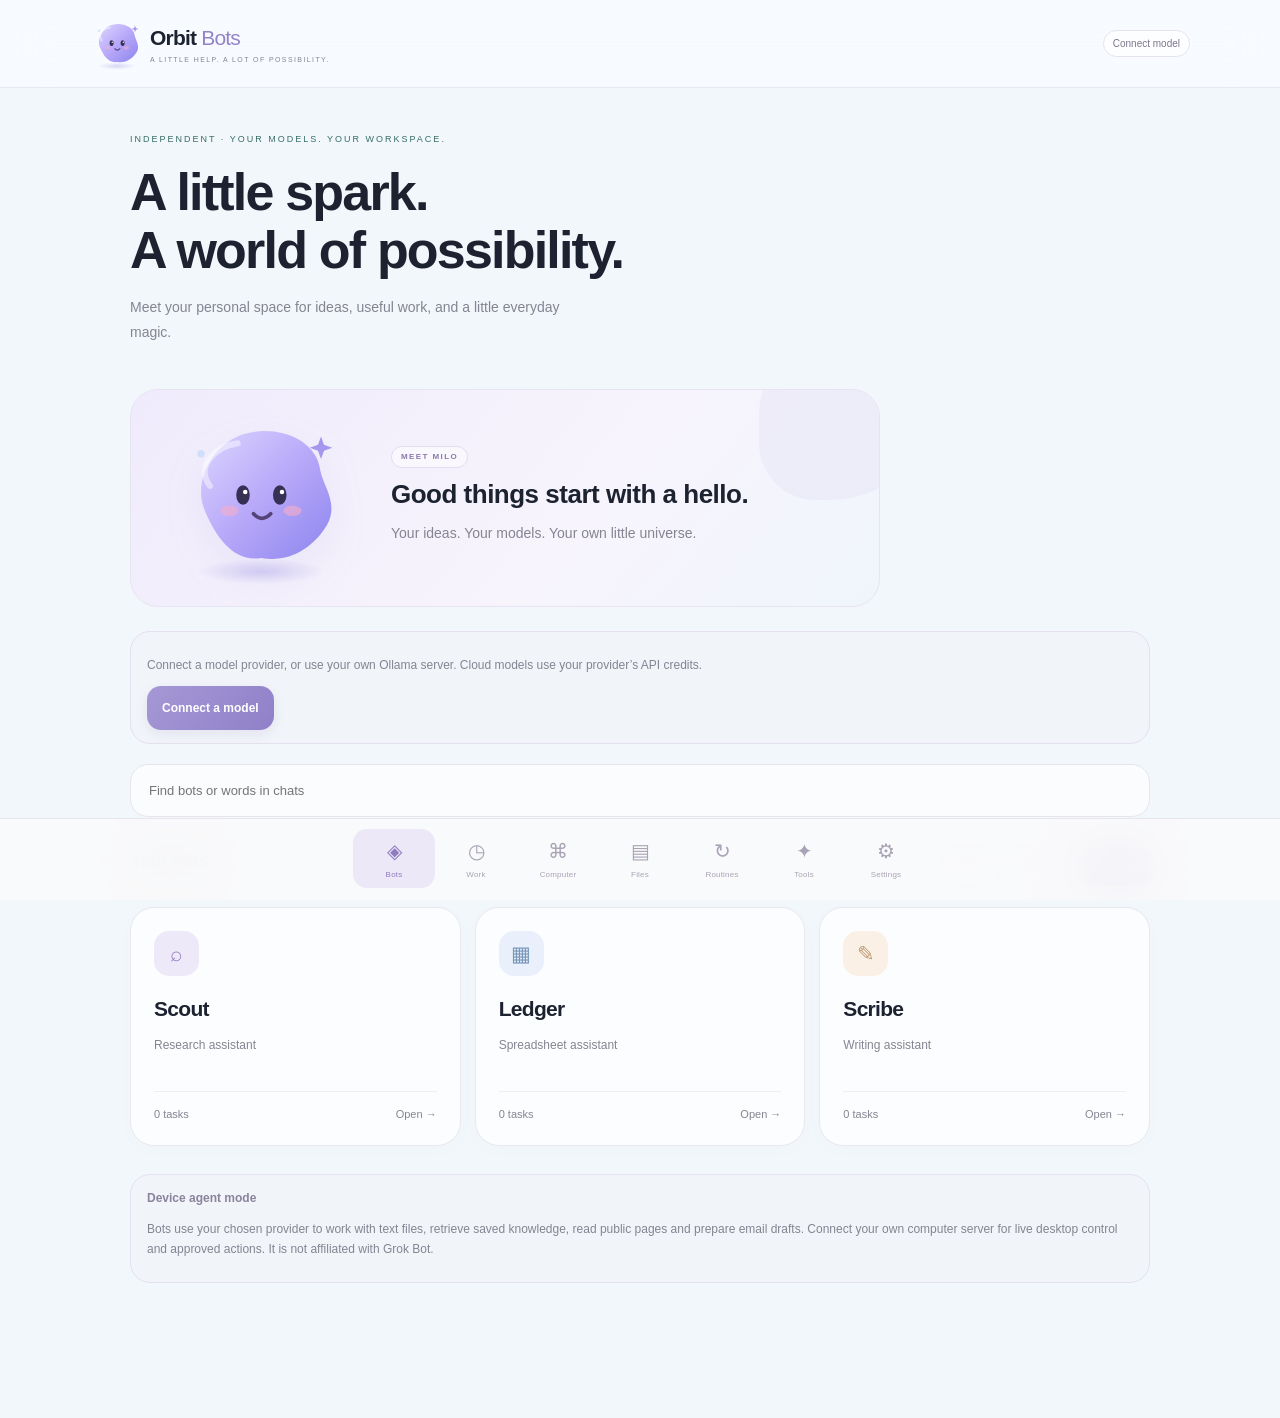
<file: assets/index.html>
<!doctype html><html lang="en"><head><meta charset="utf-8"><meta name="viewport" content="width=device-width,initial-scale=1,viewport-fit=cover"><meta name="color-scheme" content="dark light"><meta http-equiv="Content-Security-Policy" content="default-src 'self' data:; script-src 'self'; style-src 'self'; img-src 'self' data:; connect-src 'none'; object-src 'none'; base-uri 'none'; form-action 'none'"><title>Orbit Bots</title><link rel="stylesheet" href="app.css"></head><body><header><button id="back" class="icon" aria-label="Back" hidden>‹</button><div class="brand"><img class="logo" src="art/milo.svg" alt="Milo, Orbit companion"><span>Orbit <b>Bots</b><small>A LITTLE HELP. A LOT OF POSSIBILITY.</small></span></div><span id="connection" class="badge">Key needed</span></header><main id="view"></main><nav id="nav" aria-label="Main navigation"><button data-tab="bots" class="selected">◈<span>Bots</span></button><button data-tab="work">◷<span>Work</span></button><button data-tab="computer">⌘<span>Computer</span></button><button data-tab="files">▤<span>Files</span></button><button data-tab="routines">↻<span>Routines</span></button><button data-tab="tools">✦<span>Tools</span></button><button data-tab="settings">⚙<span>Settings</span></button></nav><div id="toast" role="status" hidden></div><dialog id="modal"><div id="modal-content"></div><button id="close-modal" class="secondary">Close</button></dialog><script src="app.js"></script></body></html>
</file>
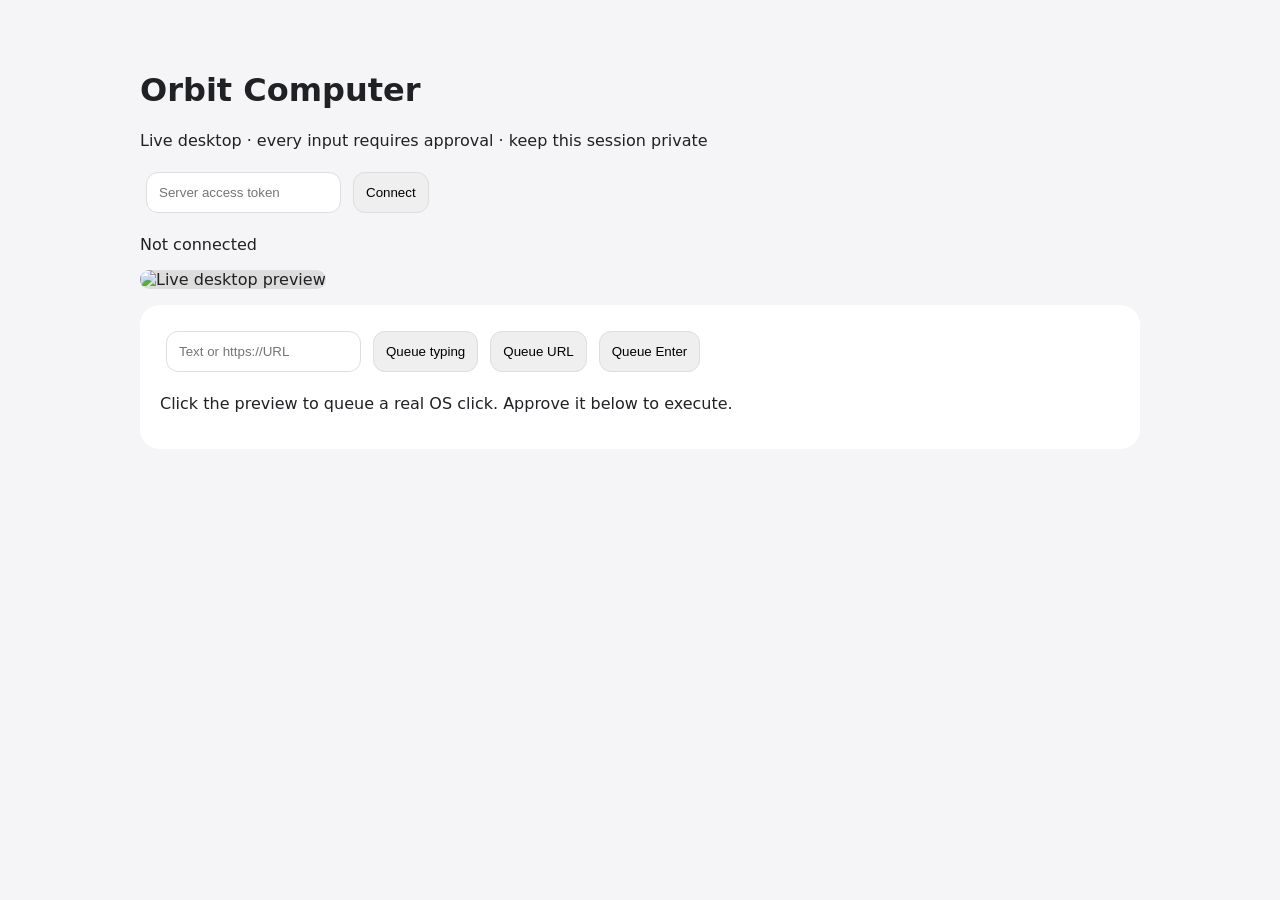
<file: computer/preview.html>
<!doctype html><html lang="en"><meta charset="utf-8"><meta name="viewport" content="width=device-width"><title>Orbit Computer</title><style>body{margin:30px auto;max-width:1000px;padding:20px;background:#f5f5f7;color:#202124;font:16px system-ui}button,input{padding:12px;border:1px solid #ddd;border-radius:12px;margin:6px}img{width:100%;border-radius:20px;background:#ddd}pre{white-space:pre-wrap;overflow-wrap:anywhere}.card{background:white;border-radius:20px;padding:20px;margin:16px 0}</style><h1>Orbit Computer</h1><p>Live desktop · every input requires approval · keep this session private</p><input id="token" type="password" placeholder="Server access token"><button id="connect">Connect</button><p id="status">Not connected</p><img id="screen" alt="Live desktop preview"><div class="card"><input id="text" placeholder="Text or https://URL"><button id="type">Queue typing</button><button id="url">Queue URL</button><button id="enter">Queue Enter</button><p>Click the preview to queue a real OS click. Approve it below to execute.</p></div><div id="actions"></div><script>
let token='',busy=false,connected=false;const $=id=>document.getElementById(id);async function api(path,method='GET',body){const r=await fetch(path,{method,headers:{Authorization:'Bearer '+token,...(body?{'Content-Type':'application/json'}:{})},body:body?JSON.stringify(body):undefined});if(!r.ok)throw Error('HTTP '+r.status);return r;}async function queue(a){try{await api('/actions','POST',a);await refresh();}catch(e){$('status').textContent=e.message;}}
$('connect').onclick=async()=>{token=$('token').value;$('token').value='';try{const s=await(await api('/status')).json();connected=true;$('status').textContent=s.ready?'Desktop connected':'Desktop not ready';await refresh();}catch(e){$('status').textContent=e.message;}};$('type').onclick=()=>queue({kind:'type',text:$('text').value});$('url').onclick=()=>queue({kind:'open_url',text:$('text').value});$('enter').onclick=()=>queue({kind:'key',text:'Return'});$('screen').onclick=e=>{const r=e.target.getBoundingClientRect();queue({kind:'click',x:Math.min(1279,Math.floor((e.clientX-r.left)*1280/r.width)),y:Math.min(799,Math.floor((e.clientY-r.top)*800/r.height))});};async function refresh(){if(busy||!connected||document.hidden)return;busy=true;try{const blob=await(await api('/screen')).blob(),old=$('screen').src;$('screen').src=URL.createObjectURL(blob);if(old.startsWith('blob:'))URL.revokeObjectURL(old);const data=await(await api('/actions')).json();$('actions').replaceChildren();for(const a of data.actions.filter(a=>a.status==='pending')){const c=document.createElement('div');c.className='card';const p=document.createElement('pre');p.textContent=JSON.stringify(a.payload,null,2);c.append(p);for(const yes of [true,false]){const b=document.createElement('button');b.textContent=yes?'Approve once':'Reject';b.onclick=async()=>{b.disabled=true;try{await api('/actions/'+a.id+'/review','POST',{approved:yes});}finally{await refresh();}};c.append(b);}$('actions').append(c);}}catch(e){$('status').textContent=e.message;}finally{busy=false;}}setInterval(refresh,1200);
</script></html>
</file>
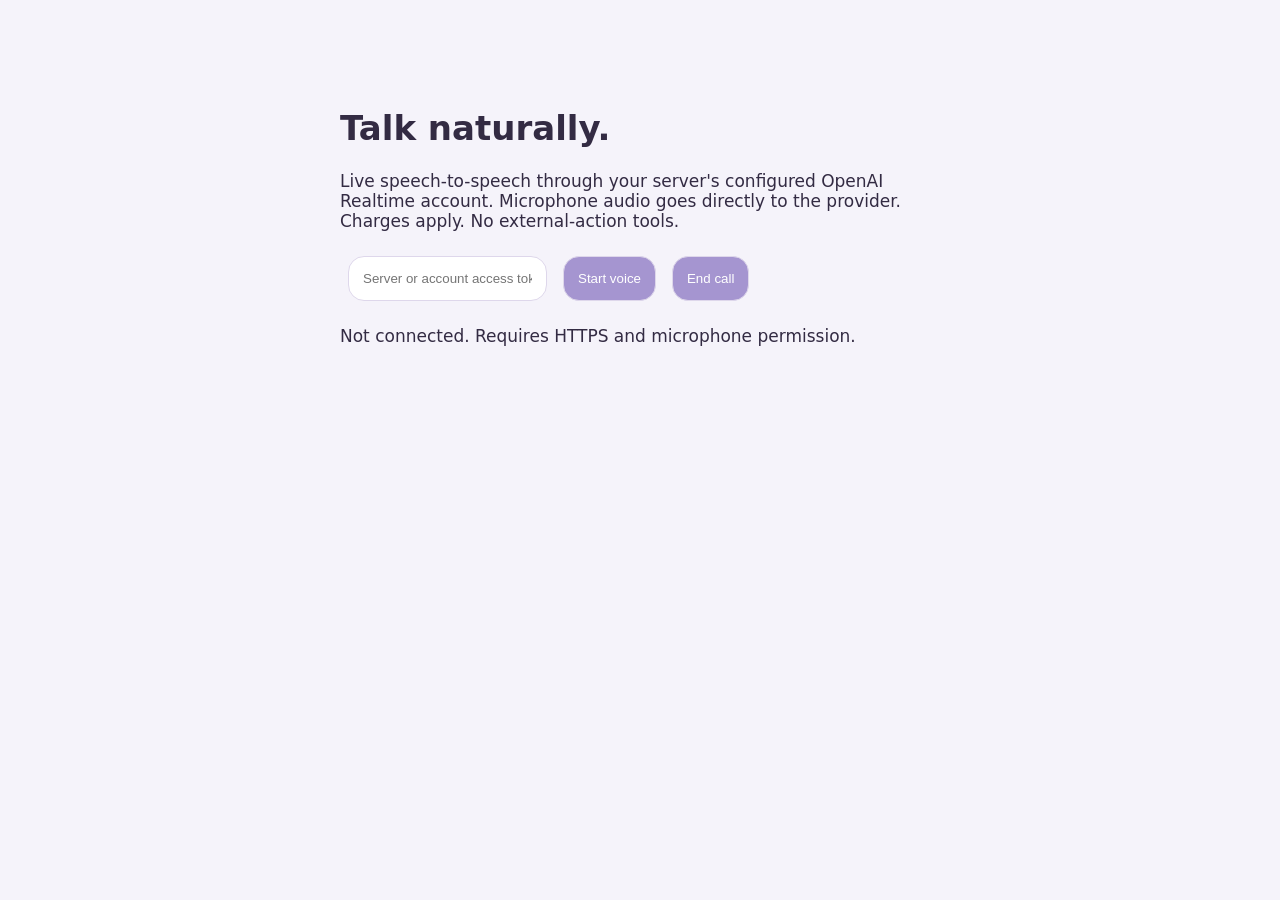
<file: computer/voice.html>
<!doctype html><html lang="en"><meta charset="utf-8"><meta name="viewport" content="width=device-width"><title>Orbit voice</title><style>body{font:17px system-ui;max-width:600px;margin:60px auto;padding:25px;background:#f5f3fa;color:#332b43}button,input{padding:14px;border-radius:16px;border:1px solid #ded7eb;margin:8px}button{background:#a595d0;color:white}#status{white-space:pre-wrap}</style><h1>Talk naturally.</h1><p>Live speech-to-speech through your server's configured OpenAI Realtime account. Microphone audio goes directly to the provider. Charges apply. No external-action tools.</p><input id="token" type="password" placeholder="Server or account access token"><button id="start">Start voice</button><button id="stop">End call</button><p id="status">Not connected. Requires HTTPS and microphone permission.</p><audio id="audio" autoplay></audio><script>
let peer,stream,timer;const $=id=>document.getElementById(id);function stop(){clearTimeout(timer);if(peer)peer.close();if(stream)stream.getTracks().forEach(t=>t.stop());peer=null;stream=null;$('audio').srcObject=null;$('status').textContent='Call ended';}$('stop').onclick=stop;$('start').onclick=async()=>{stop();const token=$('token').value;$('token').value='';try{stream=await navigator.mediaDevices.getUserMedia({audio:{echoCancellation:true,noiseSuppression:true}});peer=new RTCPeerConnection();peer.ontrack=e=>{$('audio').srcObject=e.streams[0];$('audio').play().catch(()=>{});};for(const track of stream.getTracks())peer.addTrack(track,stream);peer.createDataChannel('oai-events');const offer=await peer.createOffer();await peer.setLocalDescription(offer);const r=await fetch('/voice/offer',{method:'POST',headers:{Authorization:'Bearer '+token,'Content-Type':'application/json'},body:JSON.stringify({sdp:offer.sdp})});if(!r.ok)throw Error('Voice setup HTTP '+r.status);await peer.setRemoteDescription({type:'answer',sdp:(await r.json()).sdp});$('status').textContent='Live voice connected. This page ends the call after five minutes.';timer=setTimeout(stop,300000);}catch(e){stop();$('status').textContent=e.message;}};window.addEventListener('pagehide',stop);
</script></html>
</file>
<file: assets/app.css>
:root{color-scheme:dark;--bg:#0d1016;--panel:#171d27;--field:#10151e;--line:#2a3341;--text:#edf1f7;--muted:#99a6ba;--accent:#c6b5ff;--green:#8fe0be;--red:#ffadad}*{box-sizing:border-box}body{margin:0;background:var(--bg);color:var(--text);font:14px/1.5 system-ui,-apple-system,sans-serif}button,input,select,textarea{font:inherit}button{cursor:pointer;color:inherit;border:1px solid var(--line);background:var(--panel);border-radius:12px;padding:11px 15px;min-height:44px}button:disabled{opacity:.45;cursor:wait}button:focus-visible,a:focus-visible{outline:2px solid var(--accent);outline-offset:3px}input,select,textarea{display:block;width:100%;min-width:0;padding:12px;border-radius:10px;border:1px solid var(--line);background:var(--field);color:var(--text);font-size:16px}textarea{resize:vertical;min-height:92px}input[type=checkbox]{display:inline-block;width:20px;height:20px;accent-color:var(--accent);margin:0 10px 0 0}label{display:block;font-size:12px;color:var(--muted);margin:14px 0 6px}.check{display:flex;align-items:center;font-size:14px;color:var(--text);margin:14px 0}header{position:sticky;top:0;z-index:5;display:flex;gap:12px;align-items:center;justify-content:space-between;height:82px;padding:15px max(18px,calc((100vw - 1100px)/2));background:var(--bg);border-bottom:1px solid var(--line)}.brand{display:flex;gap:10px;align-items:center;font-size:21px;letter-spacing:-.7px;margin-right:auto}.brand b{font-weight:400;color:var(--accent)}.brand small{display:block;color:var(--muted);font-size:8px;letter-spacing:2px;margin-top:2px}.logo{font-size:36px;color:var(--accent)}.badge{font-size:10px;border:1px solid var(--line);border-radius:20px;padding:5px 9px;color:var(--muted);white-space:nowrap}.badge.ready{color:var(--green);border-color:#33564a}.icon{font-size:25px;min-width:40px;padding:2px 8px;background:transparent;border:0}main{max-width:1100px;margin:auto;padding:28px 20px 115px}.eyebrow{font-size:10px;letter-spacing:2px;color:var(--accent);text-transform:uppercase}h1{font-size:32px;line-height:1.16;font-weight:550;letter-spacing:-1.3px;margin:12px 0}h1 span{color:var(--accent)}h2{font-weight:550;font-size:19px;letter-spacing:-.4px;margin:0 0 10px}h3{font-size:16px;margin:0 0 7px}p{margin:10px 0}.muted,.hint{color:var(--muted)}.hint{font-size:12px;line-height:1.7}.panel{background:var(--panel);border:1px solid var(--line);border-radius:18px;padding:22px;margin-bottom:16px}.grid{display:grid;grid-template-columns:repeat(auto-fit,minmax(250px,1fr));gap:16px}.card{background:var(--panel);border:1px solid var(--line);border-radius:18px;padding:22px;text-align:left;display:block;width:100%}.avatar{width:43px;height:43px;display:flex;align-items:center;justify-content:center;border:1px solid #514668;border-radius:14px;color:var(--accent);font-size:21px;margin-bottom:17px;background:#282139}.card h2{margin-bottom:6px}.card p{font-size:12px;color:var(--muted);min-height:38px}.card-footer{margin-top:22px;display:flex;justify-content:space-between;align-items:center;font-size:11px;color:var(--muted)}.dot{color:var(--green)}.primary{background:var(--accent);color:#20172e;border-color:var(--accent);font-weight:650}.secondary{background:transparent}.danger{color:var(--red);border-color:#624041}.row{display:flex;align-items:center;gap:10px;flex-wrap:wrap}.between{justify-content:space-between}.section-title{margin:30px 0 16px}.notice{background:#1c2131;border:1px solid #3f465f;border-radius:12px;padding:13px 16px;font-size:12px;color:#c1c9de;line-height:1.7;margin:20px 0}.notice a,a{color:var(--accent)}.two{display:grid;grid-template-columns:1fr 1fr;gap:15px}.wide{width:100%}.empty{padding:40px 15px;text-align:center;color:var(--muted)}.empty b{display:block;color:var(--text);font-size:19px;margin:12px}.empty .symbol{font-size:40px;color:var(--accent)}nav{position:fixed;bottom:0;left:0;right:0;display:flex;justify-content:center;gap:8px;padding:10px 10px max(12px,env(safe-area-inset-bottom));border-top:1px solid var(--line);background:var(--bg);z-index:6}nav button{border:0;display:flex;flex-direction:column;align-items:center;justify-content:center;gap:3px;min-width:58px;background:transparent;color:var(--muted);padding:6px 15px;font-size:20px;border-radius:14px}nav button span{font-size:10px}nav button.selected{color:var(--accent);background:#262035}.chat-title{position:sticky;top:82px;background:var(--bg);padding:10px 0 16px;z-index:3}.chat-title h2{margin:0}.messages{padding:15px 0}.message{margin:0 0 24px;max-width:95%}.message.user{margin-left:auto;border:1px solid #3b3651;background:#252033;padding:15px 18px;border-radius:18px 18px 3px 18px}.message.assistant{padding:8px 2px}.message .speaker{font-size:10px;color:var(--accent);letter-spacing:1px;text-transform:uppercase;margin-bottom:10px}.message-content{white-space:pre-wrap;overflow-wrap:anywhere;line-height:1.8}.message-content pre{background:var(--field);padding:14px;border:1px solid var(--line);border-radius:10px;white-space:pre;overflow:auto;line-height:1.5;font:12px/1.6 monospace}.message-actions{display:flex;gap:8px;margin-top:12px}.message-actions button{font-size:11px;padding:3px 10px;min-height:32px}.composer{background:var(--panel);border:1px solid var(--line);border-radius:18px;padding:13px;margin-top:8px}.composer textarea{background:transparent;border:0;min-height:75px;padding:6px;max-height:250px}.composer-tools{display:flex;gap:7px;align-items:center;justify-content:space-between}.composer-tools button{padding:6px 12px}.composer-hint{text-align:center;font-size:10px;color:var(--muted);margin-top:9px}.events{font-size:11px;color:var(--muted);max-height:150px;overflow:auto;border-left:2px solid #4f4567;padding-left:13px;margin:15px 0}.events div{padding:4px 0}.draft{border:1px solid #5c4d34;background:#2b261b;border-radius:12px;padding:15px;margin:12px 0}.draft p{font-size:12px}.file{display:flex;justify-content:space-between;gap:10px;align-items:center;padding:15px 0;border-bottom:1px solid var(--line)}.file:last-child{border-bottom:0}.file span{overflow-wrap:anywhere}.status{font-size:10px;text-transform:uppercase;letter-spacing:.7px;color:var(--muted)}.status.running,.status.queued{color:var(--accent)}.status.completed{color:var(--green)}.status.error,.status.interrupted{color:var(--red)}#toast{position:fixed;left:20px;right:20px;bottom:100px;max-width:600px;margin:auto;background:#343144;color:#fff;border:1px solid #5a5073;border-radius:14px;padding:16px;z-index:50;font-size:13px}dialog{width:min(94%,620px);max-height:90vh;overflow:auto;border:1px solid var(--line);background:var(--panel);color:var(--text);border-radius:20px;padding:24px}dialog::backdrop{background:#000a}#close-modal{margin-top:20px;width:100%}.chipped{display:inline-flex;border:1px solid var(--line);border-radius:8px;padding:7px 10px;font-size:11px;margin:4px 4px 0 0}.summary-stat{font-size:25px;font-weight:500}.error{color:var(--red)}[hidden]{display:none!important}.light{--bg:#f8f8fb;--panel:#fff;--field:#f1f1f7;--line:#d8dce6;--text:#1c2230;--muted:#5c677c;--accent:#6546a6;--green:#237155;--red:#ac3434;color-scheme:light}.light .notice{background:#f0ecfa;color:#514270;border-color:#c7bfe0}.light .message.user{background:#eee8f8;border-color:#d5c8ed}.light .avatar{background:#f2edfc}.light nav button.selected{background:#eee8f8}.light .draft{background:#fff6df}.light .badge.ready{border-color:#9fc6b5}@media(min-width:760px){main{padding-top:40px}.conversation{max-width:760px;margin:auto}.messages{min-height:220px}.grid{margin-top:22px}.intro{margin-bottom:26px}.panel{padding:26px}h1{font-size:43px}}@media(max-width:370px){main{padding-left:14px;padding-right:14px}nav{gap:0}nav button{min-width:54px;padding:6px 12px}.two{grid-template-columns:1fr}.badge{font-size:9px}header{padding:14px}.panel,.card{padding:18px}}

[hidden]{display:none!important}

/* Orbit 2: quiet space, vivid accents and tactile cards */
:root{--bg:#090d16;--panel:#121c2c;--field:#0b1422;--line:#26374d;--accent:#9de7d9;--muted:#9aaec6}
body{background:radial-gradient(ellipse at 90% 0%,#19334980,transparent 48%),radial-gradient(ellipse at 0% 30%,#36255944,transparent 50%),var(--bg);min-height:100vh}header{background:#090d16ec;backdrop-filter:blur(18px)}.logo{display:flex;align-items:center;justify-content:center;border:1px solid #65cbb955;background:linear-gradient(140deg,#244b50,#25233f);width:47px;height:47px;border-radius:16px}.intro{padding:15px 0 8px}.intro h1{font-size:clamp(36px,8vw,56px);font-weight:650;max-width:650px;white-space:pre-line;letter-spacing:-2px}.intro .eyebrow{letter-spacing:2.5px}.card{background:linear-gradient(150deg,#1d3041,#121b2c 75%);box-shadow:0 12px 35px #0002;transition:transform .18s,border-color .18s}.card:hover{transform:translateY(-3px);border-color:#6abca5}.card:nth-child(2) .avatar{color:#d4b8ff;background:#302844;border-color:#59466d}.card:nth-child(3) .avatar{color:#ffd9a2;background:#3b3028;border-color:#66523c}.avatar{color:#9de7d9;background:#1d3b3b;border-color:#346362}.card h2{font-size:22px}.primary{background:linear-gradient(120deg,#a5eadb,#9ecaf5);border:0;color:#102c33;box-shadow:0 4px 18px #76d7ca15}.panel{background:linear-gradient(130deg,#172538,#121b2b);box-shadow:0 10px 28px #0001}.notice{background:#142534;border-color:#304c60;color:#bbd7e5}nav{background:#0c1422f5;backdrop-filter:blur(18px)}nav button.selected{background:#213d43}.quick-actions{display:flex;gap:8px;flex-wrap:wrap;margin:10px 0 20px}.quick-actions button{border-radius:24px;font-size:12px;padding:8px 13px}.light{background:#f2f7fb}.light header,.light nav{background:#f8fbffed}.light .card,.light .panel{background:linear-gradient(140deg,#fff,#f2f7fc)}.light .logo{background:#dbece9}.light nav button.selected{background:#e1edef}.light .notice{background:#e7f2f7;color:#345566}.light .avatar{color:#276756;background:#e3f3ec}.light .primary{color:#123642}.light .intro .eyebrow{color:#376e63}@media(prefers-reduced-motion:reduce){.card{transition:none}.card:hover{transform:none}}

.file{flex-wrap:wrap}.file span{flex:1 1 100%}.file-preview{white-space:pre-wrap;overflow-wrap:anywhere;max-height:55vh;overflow:auto;font:13px/1.7 monospace}.grid+.notice{margin-top:28px}

/* Orbit 3: original Apple-inspired spatial styling; system fonts, no Apple assets. */
:root{--bg:#f5f5f8;--panel:#fff;--field:#f5f5f8;--line:#e6e6ee;--text:#242332;--muted:#858492;--accent:#8873d6;--green:#34886a;--red:#b84f65;color-scheme:light}body{font-family:-apple-system,BlinkMacSystemFont,Inter,"Segoe UI",sans-serif;background:radial-gradient(ellipse at 85% 5%,#eae5fd88,transparent 40%),radial-gradient(ellipse at 5% 40%,#e3eefb88,transparent 45%),var(--bg)}header{height:88px;background:#fafafdcc;border-color:#e9e8f1;backdrop-filter:blur(24px)}.brand{font-size:21px;font-weight:600;letter-spacing:-.8px;gap:6px}.brand small{font-size:7px;letter-spacing:1.4px;font-weight:500}.brand b{color:#9384c8}.logo{width:54px;height:54px;background:none;border:0;border-radius:0;object-fit:contain}.badge{background:#fff9;border:1px solid #e5e2ed;color:#7f748e}.badge.ready{border-color:#d4e9df;color:#4f806c}main{max-width:1060px;padding-top:30px}.intro .eyebrow{font-size:9px;letter-spacing:2px;color:#9b8cbb}.intro h1{font-size:clamp(34px,7.8vw,52px);font-weight:650;letter-spacing:-1.8px;line-height:1.12;max-width:620px;margin:16px 0}.intro>p{font-size:14px;max-width:470px;line-height:1.8}.milo-hero{position:relative;isolation:isolate;display:flex;gap:10px;align-items:center;background:linear-gradient(130deg,#efebfc,#f7f4fc 60%,#f0f5fc);border:1px solid #e8e3f3;border-radius:28px;padding:20px 10px 20px 0;margin:24px 0;overflow:hidden}.milo-hero:after{content:'';position:absolute;z-index:-1;width:180px;height:180px;border-radius:58% 42% 66% 34%;right:-60px;top:-70px;background:#d9d6f044}.milo{width:130px;min-width:110px;filter:drop-shadow(0 16px 18px #9d8fd51a);animation:float 5s ease-in-out infinite}.milo-hero h2{font-size:17px;line-height:1.4;letter-spacing:-.5px;margin-top:8px}.milo-hero p{font-size:11px;line-height:1.7;margin:7px 0}.pill{display:inline-block;font-size:8px;font-weight:600;letter-spacing:1.4px;color:#8b79ad;background:#ffffff88;border:1px solid #e4dcf1;border-radius:20px;padding:4px 9px}.panel,.card,.light .panel,.light .card{background:#ffffffc9;border:1px solid #e9e7ef;border-radius:24px;box-shadow:0 4px 25px #27243f04}.card{padding:23px;transition:transform .2s,box-shadow .2s}.card:hover{border-color:#d2c5ed;box-shadow:0 12px 35px #6f5b9f12}.card h2{font-size:21px;font-weight:600;letter-spacing:-.7px}.card-footer{border-top:1px solid #f0edf5;padding-top:14px;margin-top:18px}.avatar,.light .avatar,.card:nth-child(2) .avatar,.card:nth-child(3) .avatar{border:0;border-radius:15px;background:#eee9f9;color:#9682c1;width:45px;height:45px}.card:nth-child(2) .avatar{background:#e9f0fb;color:#7796b8}.card:nth-child(3) .avatar{background:#faf0e6;color:#bd9c74}.primary,.light .primary{background:linear-gradient(130deg,#a698d5,#8f80c9);color:#fff;box-shadow:0 4px 12px #9580c024;font-weight:600;border:0}.secondary{border-color:#e5e1ed;background:#fff9;color:#746989}.notice,.light .notice{background:#eeedf666;border:1px solid #e4e0ee;color:#8b839d;border-radius:20px}.section-title{gap:8px}.section-title h2{font-size:18px;margin-right:auto}.section-title button{font-size:10px;padding:9px 10px;min-height:38px;border-radius:13px}.section-title{flex-wrap:wrap}.section-title h2{flex:1 1 100%}input,textarea,select{border-color:#e7e4ee;border-radius:14px;background:#f7f6fa;color:var(--text)}input[type=search]{background:#ffffffa8;border:1px solid #e7e4ee;font-size:13px;padding:16px 18px;border-radius:18px}button{border-radius:14px;transition:opacity .15s,transform .15s}button:active{transform:scale(.98)}nav,.light nav{background:#fafafbe8;backdrop-filter:blur(24px);border-color:#e8e5f0;gap:0;padding:10px 5px max(12px,env(safe-area-inset-bottom))}nav button{min-width:0;flex:1;max-width:82px;font-size:20px;padding:7px 3px;color:#aaa3b5}nav button span{font-size:8px;letter-spacing:.2px}nav button.selected,.light nav button.selected{color:#8e7cbd;background:#ede8f8}.chat-title{top:88px;background:#f5f5f8ed;backdrop-filter:blur(20px)}.message.user,.light .message.user{background:#eae3f7;border:1px solid #e2d7f0}.composer{background:#fff;border-color:#e5e0ee;border-radius:24px;box-shadow:0 8px 30px #8b79a60b}.events{border-color:#d0c3e7;color:#8f839d}.draft,.light .draft{background:#fff7ec;border-color:#f0e0c7}.file-preview{background:#f7f6fa;padding:15px;border-radius:14px;color:var(--text)}.desktop-panel{padding:16px}.desktop-panel img{width:100%;height:auto;aspect-ratio:1.6;object-fit:contain;background:#ebe9f1;border-radius:16px;border:1px solid #e3dfeb;cursor:crosshair}.approval-card{padding:18px;border:1px solid #e7e0f0;border-radius:20px;margin:12px 0;background:#fcfaff}.approval-card button{margin:4px}dialog{background:#fff;border-color:#e3deeb;box-shadow:0 20px 100px #34224f25}dialog::backdrop{background:#40364b55;backdrop-filter:blur(8px)}#toast{background:#5e5274;border-color:#89779f;border-radius:18px}.light{--bg:#f5f5f8;--accent:#8873d6;--muted:#858492}.grid{gap:14px}@keyframes float{0%,100%{transform:translateY(0) rotate(-2deg)}50%{transform:translateY(-7px) rotate(2deg)}}@media(min-width:760px){.milo-hero{padding:18px 40px;gap:40px}.milo{width:180px}.milo-hero h2{font-size:26px}.milo-hero p{font-size:14px}.section-title h2{flex:1}.milo-hero{max-width:750px}}@media(prefers-reduced-motion:reduce){.milo{animation:none}button,.card{transition:none}}
body:not(.light){--bg:#14131c;--panel:#24222f;--field:#1c1a26;--line:#393442;--text:#f1edf6;--muted:#a79eb4;--accent:#bba9e7;color-scheme:dark;background:#14131c}body:not(.light) header,body:not(.light) nav{background:#1a1822ed;border-color:#342e40}body:not(.light) .panel,body:not(.light) .card,body:not(.light) dialog{background:#24222f;border-color:#3a3347}body:not(.light) .milo-hero{background:linear-gradient(130deg,#352e4b,#232033);border-color:#4b3f61}body:not(.light) input,body:not(.light) textarea,body:not(.light) select,body:not(.light) .file-preview{background:#1c1a26;border-color:#40374f;color:#f1edf6}body:not(.light) .notice,body:not(.light) .approval-card{background:#2c263a;border-color:#463958;color:#b9accb}body:not(.light) .secondary{background:#292333;border-color:#44384f;color:#c4b7d6}body:not(.light) .chat-title{background:#14131ced}body:not(.light) .badge{background:#30283f;border-color:#4a3c61;color:#c8b9da}body:not(.light) nav button.selected{background:#3a2e4c;color:#ceb9f2}

.light .logo,body:not(.light) .logo{background:transparent;border:0}.light .eyebrow{color:#9b8cbb}
</file>
